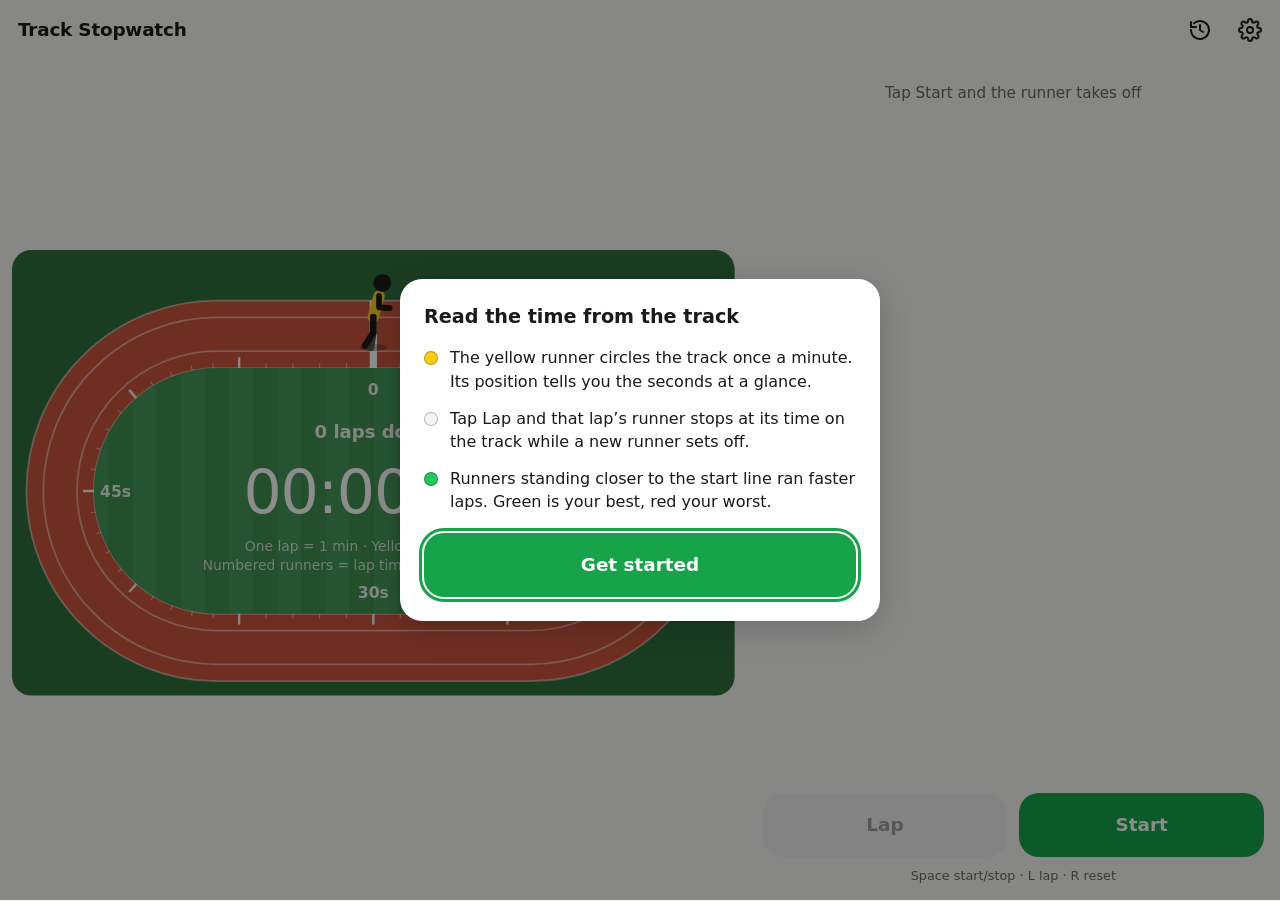
<file: index.html>
<!DOCTYPE html>
<html lang="ko">
<head>
<meta charset="UTF-8">
<meta name="viewport" content="width=device-width, initial-scale=1, viewport-fit=cover">
<meta name="theme-color" id="themeColor" content="#f5f5f4">
<meta name="description" content="선수가 트랙을 달리며 시간을 보여주는 스탑워치. 랩마다 선수가 늘어나 기록을 한눈에 비교할 수 있어요.">
<title>달리는 스탑워치</title>
<link rel="manifest" href="manifest.webmanifest">
<link rel="icon" href="icons/icon.svg" type="image/svg+xml">
<link rel="apple-touch-icon" href="icons/icon-192.png">
<link rel="stylesheet" href="css/app.css">
</head>
<body>
<div class="app">
  <header class="topbar">
    <h1 data-i18n="appTitle">달리는 스탑워치</h1>
    <button class="icon-btn" id="shareBtn" data-i18n-aria="share" aria-label="공유" hidden>
      <svg viewBox="0 0 24 24" aria-hidden="true"><path d="M12 3v12M7 8l5-5 5 5M5 13v6a2 2 0 0 0 2 2h10a2 2 0 0 0 2-2v-6"/></svg>
    </button>
    <button class="icon-btn" id="historyBtn" data-i18n-aria="history" aria-label="기록">
      <svg viewBox="0 0 24 24" aria-hidden="true"><path d="M3 12a9 9 0 1 0 3-6.7M3 4v5h5M12 7v5l3 2"/></svg>
    </button>
    <button class="icon-btn" id="settingsBtn" data-i18n-aria="settings" aria-label="설정">
      <svg viewBox="0 0 24 24" aria-hidden="true"><circle cx="12" cy="12" r="3"/><path d="M19.4 15a1.7 1.7 0 0 0 .3 1.8l.1.1a2 2 0 1 1-2.8 2.8l-.1-.1a1.7 1.7 0 0 0-1.8-.3 1.7 1.7 0 0 0-1 1.5V21a2 2 0 1 1-4 0v-.1a1.7 1.7 0 0 0-1.1-1.5 1.7 1.7 0 0 0-1.8.3l-.1.1a2 2 0 1 1-2.8-2.8l.1-.1a1.7 1.7 0 0 0 .3-1.8 1.7 1.7 0 0 0-1.5-1H3a2 2 0 1 1 0-4h.1a1.7 1.7 0 0 0 1.5-1.1 1.7 1.7 0 0 0-.3-1.8l-.1-.1a2 2 0 1 1 2.8-2.8l.1.1a1.7 1.7 0 0 0 1.8.3H9a1.7 1.7 0 0 0 1-1.5V3a2 2 0 1 1 4 0v.1a1.7 1.7 0 0 0 1 1.5 1.7 1.7 0 0 0 1.8-.3l.1-.1a2 2 0 1 1 2.8 2.8l-.1.1a1.7 1.7 0 0 0-.3 1.8V9a1.7 1.7 0 0 0 1.5 1H21a2 2 0 1 1 0 4h-.1a1.7 1.7 0 0 0-1.5 1z"/></svg>
    </button>
  </header>

  <section class="stage">
    <svg id="track" viewBox="0 -30 600 370" role="img" aria-labelledby="trackDesc">
      <title id="trackDesc" data-i18n="trackDesc"></title>
      <defs>
        <pattern id="grass" width="40" height="340" patternUnits="userSpaceOnUse">
          <rect width="20" height="340" fill="#3f8f4f"/>
          <rect x="20" width="20" height="340" fill="#45985a"/>
        </pattern>
      </defs>
      <rect x="0" y="-30" width="600" height="370" rx="16" fill="#2f6e3d"/>
      <path fill="none" stroke="#c8553d" stroke-width="56"
            d="M300,40 H430 A130,130 0 0 1 430,300 H170 A130,130 0 0 1 170,40 Z"/>
      <g fill="none" stroke="rgba(255,255,255,.45)" stroke-width="1.5">
        <path d="M300,12 H430 A158,158 0 0 1 430,328 H170 A158,158 0 0 1 170,12 Z"/>
        <path d="M300,26 H430 A144,144 0 0 1 430,314 H170 A144,144 0 0 1 170,26 Z"/>
        <path d="M300,54 H430 A116,116 0 0 1 430,286 H170 A116,116 0 0 1 170,54 Z"/>
        <path d="M300,68 H430 A102,102 0 0 1 430,272 H170 A102,102 0 0 1 170,68 Z"/>
      </g>
      <path fill="url(#grass)" d="M300,68 H430 A102,102 0 0 1 430,272 H170 A102,102 0 0 1 170,68 Z"/>
      <path id="progress" fill="none" stroke="#fde047" stroke-width="4" stroke-linecap="round" opacity=".9"
            d="M300,40 H430 A130,130 0 0 1 430,300 H170 A130,130 0 0 1 170,40 Z"/>
      <path id="lane" fill="none" stroke="none"
            d="M300,40 H430 A130,130 0 0 1 430,300 H170 A130,130 0 0 1 170,40 Z"/>
      <rect x="297" y="12" width="6" height="56" fill="#fff"/>
      <g id="ticks" aria-hidden="true"></g>
      <g aria-hidden="true">
        <text class="laps-count" id="lapsCount" x="300" y="126"></text>
        <text class="clock" x="300" y="188"><tspan id="clockMain">00:00</tspan><tspan id="clockCs" class="ms">.00</tspan></text>
        <text class="legend" id="legend1" x="300" y="220"></text>
        <text class="legend" id="legend2" x="300" y="236"></text>
      </g>
      <g id="standing" aria-hidden="true"></g>
      <g id="movers" aria-hidden="true"></g>
    </svg>
  </section>

  <ul class="laps" id="laps" data-i18n-aria="lapsLabel" aria-label="랩 기록"></ul>

  <footer class="controls">
    <div class="btns">
      <button id="leftBtn" class="btn secondary" disabled>랩</button>
      <button id="mainBtn" class="btn primary">출발</button>
    </div>
    <p class="keys-hint" data-i18n="keysHint"></p>
  </footer>
</div>

<div id="toast" class="toast" role="status" hidden>
  <span id="toastMsg"></span>
  <button id="toastAction" class="toast-action" hidden></button>
</div>
<div id="announcer" class="sr-only" aria-live="polite"></div>

<dialog id="settingsDlg" aria-labelledby="settingsTitle">
  <form method="dialog" class="sheet">
    <div class="sheet-head">
      <h2 id="settingsTitle" data-i18n="settings">설정</h2>
      <button class="icon-btn" value="close" data-i18n-aria="close" aria-label="닫기">
        <svg viewBox="0 0 24 24" aria-hidden="true"><path d="M6 6l12 12M18 6 6 18"/></svg>
      </button>
    </div>
    <label class="row">
      <span data-i18n="lapLen"></span>
      <select id="setLapLen">
        <option value="30000"></option>
        <option value="60000"></option>
        <option value="120000"></option>
        <option value="300000"></option>
      </select>
    </label>
    <label class="row">
      <span data-i18n="theme"></span>
      <select id="setTheme">
        <option value="system" data-i18n="themeSystem"></option>
        <option value="light" data-i18n="themeLight"></option>
        <option value="dark" data-i18n="themeDark"></option>
      </select>
    </label>
    <label class="row">
      <span data-i18n="language"></span>
      <select id="setLang">
        <option value="auto" data-i18n="langAuto"></option>
        <option value="ko">한국어</option>
        <option value="en">English</option>
      </select>
    </label>
    <label class="row switch">
      <span><span data-i18n="sound"></span><small data-i18n="soundDesc"></small></span>
      <input type="checkbox" id="setSound" role="switch">
    </label>
    <label class="row switch">
      <span><span data-i18n="vibrate"></span><small data-i18n="vibrateDesc"></small></span>
      <input type="checkbox" id="setVibrate" role="switch">
    </label>
    <label class="row switch">
      <span><span data-i18n="keepAwake"></span><small data-i18n="keepAwakeDesc"></small></span>
      <input type="checkbox" id="setKeepAwake" role="switch">
    </label>
    <p class="about" id="aboutText"></p>
  </form>
</dialog>

<dialog id="historyDlg" aria-labelledby="historyTitle">
  <div class="sheet">
    <div class="sheet-head">
      <h2 id="historyTitle" data-i18n="history">기록</h2>
      <button class="icon-btn" data-close data-i18n-aria="close" aria-label="닫기">
        <svg viewBox="0 0 24 24" aria-hidden="true"><path d="M6 6l12 12M18 6 6 18"/></svg>
      </button>
    </div>
    <div id="historyList" class="history-list"></div>
    <button id="clearHistory" class="text-btn danger" data-i18n="clearAll"></button>
  </div>
</dialog>

<dialog id="onboardDlg" aria-labelledby="onboardTitle">
  <div class="sheet onboard">
    <h2 id="onboardTitle" data-i18n="onboardTitle"></h2>
    <ol>
      <li><span class="ob-dot" style="background:#facc15"></span><span data-i18n="onboard1"></span></li>
      <li><span class="ob-dot" style="background:#f5f5f4"></span><span data-i18n="onboard2"></span></li>
      <li><span class="ob-dot" style="background:#22c55e"></span><span data-i18n="onboard3"></span></li>
    </ol>
    <button class="btn primary" data-close data-i18n="gotIt"></button>
  </div>
</dialog>

<script src="js/core.js"></script>
<script src="js/i18n.js"></script>
<script src="js/track.js"></script>
<script src="js/app.js"></script>
</body>
</html>
</file>
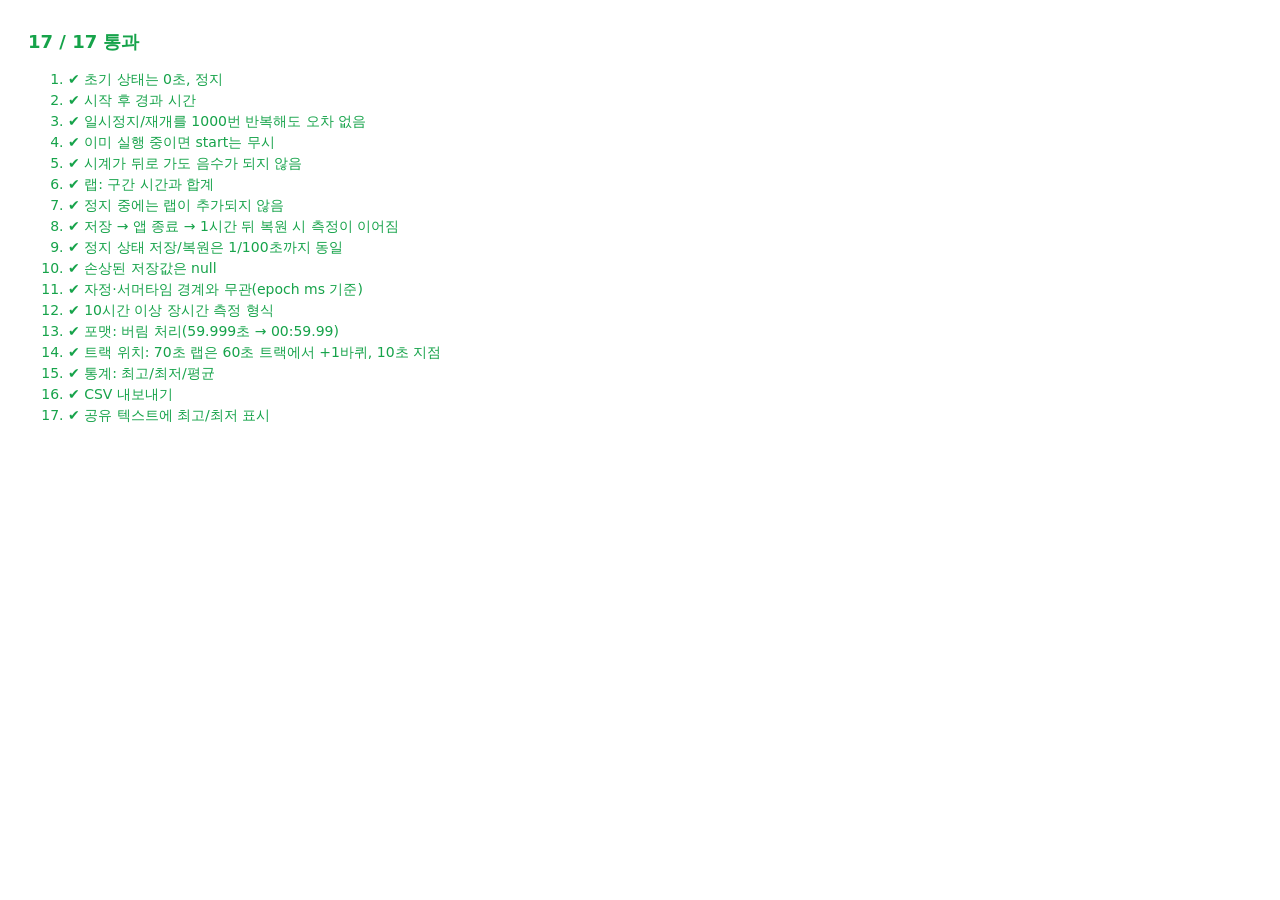
<file: tests/index.html>
<!DOCTYPE html>
<html lang="ko">
<head>
<meta charset="UTF-8">
<title>core.js 테스트</title>
<style>
  body { font: 14px/1.5 system-ui, "Malgun Gothic", sans-serif; padding: 20px; }
  .pass { color: #16a34a; } .fail { color: #dc2626; font-weight: 700; }
  #summary { font-size: 18px; font-weight: 700; margin-bottom: 12px; }
</style>
</head>
<body>
<div id="summary"></div>
<ol id="out"></ol>
<script src="../js/core.js"></script>
<script>
  const C = SWCore;
  const results = [];
  function test(name, fn) {
    try { fn(); results.push([name, true]); }
    catch (e) { results.push([name, false, e.message]); }
  }
  function eq(a, b, msg) {
    const A = JSON.stringify(a), B = JSON.stringify(b);
    if (A !== B) throw new Error((msg || '') + ` 기대값 ${B}, 실제 ${A}`);
  }

  const T0 = Date.UTC(2026, 10, 26, 3, 0, 0);

  test('초기 상태는 0초, 정지', () => {
    const s = C.initial();
    eq(C.elapsed(s, T0), 0);
    eq(C.isPristine(s), true);
  });

  test('시작 후 경과 시간', () => {
    const s = C.start(C.initial(), T0);
    eq(C.elapsed(s, T0 + 1234), 1234);
  });

  test('일시정지/재개를 1000번 반복해도 오차 없음', () => {
    let s = C.initial(), t = T0;
    for (let i = 0; i < 1000; i++) {
      s = C.start(s, t); t += 7;
      s = C.pause(s, t); t += 13;   // 정지 중 시간은 포함되면 안 됨
    }
    eq(C.elapsed(s, t), 7000);
  });

  test('이미 실행 중이면 start는 무시', () => {
    const s = C.start(C.initial(), T0);
    eq(C.start(s, T0 + 500), s);
  });

  test('시계가 뒤로 가도 음수가 되지 않음', () => {
    const s = C.start(C.initial(), T0);
    eq(C.elapsed(s, T0 - 5000), 0);
  });

  test('랩: 구간 시간과 합계', () => {
    let s = C.start(C.initial(), T0);
    s = C.addLap(s, T0 + 12000);
    s = C.addLap(s, T0 + 26000);
    eq(s.laps, [12000, 14000]);
    eq(C.split(s, T0 + 30000), 4000);
    eq(C.lapSum(s), 26000);
  });

  test('정지 중에는 랩이 추가되지 않음', () => {
    let s = C.pause(C.start(C.initial(), T0), T0 + 1000);
    eq(C.addLap(s, T0 + 2000).laps.length, 0);
  });

  test('저장 → 앱 종료 → 1시간 뒤 복원 시 측정이 이어짐', () => {
    let s = C.start(C.initial(), T0);
    s = C.addLap(s, T0 + 5000);
    const saved = C.serialize(s);
    const restored = C.deserialize(saved);
    eq(C.elapsed(restored, T0 + 3600000), 3600000);
    eq(restored.laps, [5000]);
  });

  test('정지 상태 저장/복원은 1/100초까지 동일', () => {
    const s = C.pause(C.start(C.initial(), T0), T0 + 81507);
    const r = C.deserialize(C.serialize(s));
    eq(C.format(C.elapsed(r, T0 + 999999)), '01:21.50');
  });

  test('손상된 저장값은 null', () => {
    eq(C.deserialize('not json'), null);
    eq(C.deserialize('{"v":1}'), null);
    eq(C.deserialize('{"v":1,"running":true,"startedAt":0,"accumulated":0,"laps":[]}'), null);
    eq(C.deserialize('{"v":1,"running":false,"startedAt":0,"accumulated":-5,"laps":[]}'), null);
    eq(C.deserialize('{"v":1,"running":false,"startedAt":0,"accumulated":0,"laps":["a"]}'), null);
    eq(C.deserialize(null), null);
    eq(C.deserialize('{"v":99,"running":false,"startedAt":0,"accumulated":0,"laps":[]}'), null);
  });

  test('자정·서머타임 경계와 무관(epoch ms 기준)', () => {
    const before = Date.UTC(2026, 2, 8, 6, 59, 0);   // 미국 DST 전환 직전
    const s = C.start(C.initial(), before);
    eq(C.elapsed(s, before + 120000), 120000);
    const mid = Date.UTC(2026, 10, 26, 14, 59, 59);  // KST 자정 직전
    eq(C.elapsed(C.start(C.initial(), mid), mid + 2000), 2000);
  });

  test('10시간 이상 장시간 측정 형식', () => {
    const s = C.start(C.initial(), T0);
    eq(C.format(C.elapsed(s, T0 + 10 * 3600000 + 5 * 60000 + 7890)), '10:05:07.89');
    eq(C.formatShort(36125000), '10:02:05');
  });

  test('포맷: 버림 처리(59.999초 → 00:59.99)', () => {
    eq(C.format(59999), '00:59.99');
    eq(C.format(60000), '01:00.00');
    eq(C.format(0), '00:00.00');
    eq(C.format(-10), '00:00.00');
  });

  test('트랙 위치: 70초 랩은 60초 트랙에서 +1바퀴, 10초 지점', () => {
    const p = C.trackPos(70000, 60000);
    eq(p.rev, 1);
    eq(Math.round(p.frac * 600), 100);
  });

  test('통계: 최고/최저/평균', () => {
    eq(C.stats([12000, 14000, 19000, 9000]), { best: 3, worst: 2, avg: 13500 });
    eq(C.stats([10000]), { best: -1, worst: -1, avg: 10000 });
    eq(C.stats([5000, 5000]), { best: -1, worst: -1, avg: 5000 });
    eq(C.stats([]), { best: -1, worst: -1, avg: 0 });
  });

  test('CSV 내보내기', () => {
    const csv = C.toCSV({ total: 30000, laps: [10000, 15000] });
    eq(csv, 'lap,lap_time,total_time,lap_ms,total_ms\r\n1,00:10.00,00:10.00,10000,10000\r\n2,00:15.00,00:25.00,15000,25000\r\ntotal,,00:30.00,,30000\r\n');
  });

  test('공유 텍스트에 최고/최저 표시', () => {
    const txt = C.toText({ total: 30000, laps: [10000, 15000] },
      { title: 'T', date: 'D', total: '전체', lapCount: '랩 2개', avg: '평균', lap: '랩', best: '최고', worst: '최저' });
    if (!txt.includes('▲ 최고') || !txt.includes('▼ 최저')) throw new Error(txt);
  });

  const out = document.getElementById('out');
  let pass = 0;
  for (const [name, ok, msg] of results) {
    if (ok) pass++;
    const li = document.createElement('li');
    li.className = ok ? 'pass' : 'fail';
    li.textContent = (ok ? '✔ ' : '✘ ') + name + (msg ? ' — ' + msg : '');
    out.appendChild(li);
  }
  const sum = document.getElementById('summary');
  sum.textContent = `${pass} / ${results.length} 통과`;
  sum.className = pass === results.length ? 'pass' : 'fail';
  window.TEST_RESULT = { pass, total: results.length, failed: results.filter(r => !r[1]) };
</script>
</body>
</html>
</file>
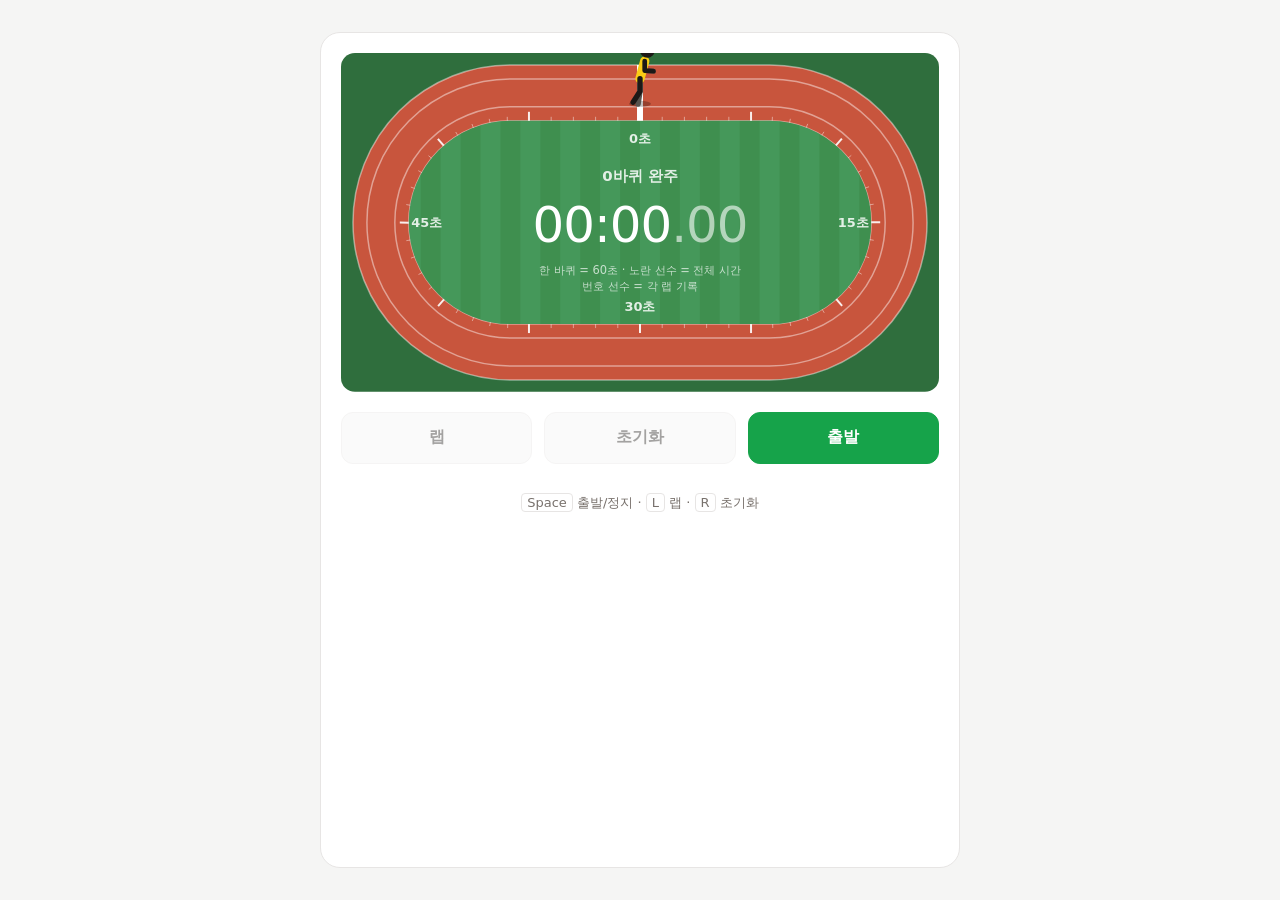
<file: 달리는-스탑워치.html>
<!DOCTYPE html>
<html lang="ko">
<head>
<meta charset="UTF-8">
<meta name="viewport" content="width=device-width, initial-scale=1.0">
<title>달리는 스탑워치</title>
<style>
  :root {
    --bg: #f5f5f4;
    --card: #ffffff;
    --text: #1c1917;
    --muted: #78716c;
    --line: #e7e5e4;
    --accent: #16a34a;
    --danger: #dc2626;
    --best: #16a34a;
    --worst: #dc2626;
  }
  @media (prefers-color-scheme: dark) {
    :root {
      --bg: #0c0a09;
      --card: #1c1917;
      --text: #fafaf9;
      --muted: #a8a29e;
      --line: #292524;
      --accent: #22c55e;
      --danger: #ef4444;
      --best: #4ade80;
      --worst: #f87171;
    }
  }
  * { box-sizing: border-box; }
  body {
    margin: 0;
    min-height: 100vh;
    display: flex;
    justify-content: center;
    padding: 32px 16px;
    background: var(--bg);
    color: var(--text);
    font-family: system-ui, -apple-system, "Segoe UI", "Malgun Gothic", sans-serif;
  }
  .card {
    width: 100%;
    max-width: 640px;
    background: var(--card);
    border: 1px solid var(--line);
    border-radius: 20px;
    padding: 20px 20px 24px;
  }
  svg { display: block; width: 100%; height: auto; }
  .tick-label {
    font-size: 13px;
    font-weight: 700;
    fill: rgba(255,255,255,.85);
    text-anchor: middle;
    dominant-baseline: central;
  }
  .legend {
    font-size: 11.5px;
    fill: rgba(255,255,255,.7);
    text-anchor: middle;
  }
  .clock {
    font-size: 50px;
    font-weight: 300;
    fill: #fff;
    text-anchor: middle;
    font-variant-numeric: tabular-nums;
    letter-spacing: -1px;
  }
  .clock .ms { fill: rgba(255,255,255,.6); }
  .laps-count {
    font-size: 15px;
    font-weight: 600;
    fill: rgba(255,255,255,.85);
    text-anchor: middle;
    transform-box: fill-box;
    transform-origin: center;
  }
  .laps-count.pulse { animation: pulse .6s ease-out; }
  @keyframes pulse {
    0% { transform: scale(1.5); fill: #fde047; }
    100% { transform: scale(1); }
  }
  .runner-label {
    font-size: 11px;
    font-weight: 800;
    fill: #fff;
    text-anchor: middle;
    paint-order: stroke;
    stroke: rgba(0,0,0,.6);
    stroke-width: 3px;
  }
  .runner-pop { animation: pop .35s ease-out; transform-box: fill-box; transform-origin: center bottom; }
  @keyframes pop { from { opacity: 0; transform: translateY(-8px); } }
  .buttons {
    display: flex;
    gap: 12px;
    margin: 20px 0 16px;
  }
  button {
    flex: 1;
    height: 52px;
    border: 1px solid var(--line);
    border-radius: 12px;
    font-size: 16px;
    font-weight: 600;
    font-family: inherit;
    cursor: pointer;
    background: var(--bg);
    color: var(--text);
    transition: opacity .15s;
  }
  button:hover:not(:disabled) { opacity: .85; }
  button:disabled { opacity: .4; cursor: default; }
  #startBtn { background: var(--accent); border-color: var(--accent); color: #fff; }
  #startBtn.running { background: var(--danger); border-color: var(--danger); }
  .laps {
    list-style: none;
    margin: 0;
    padding: 0;
    max-height: 260px;
    overflow-y: auto;
  }
  .laps li {
    display: grid;
    grid-template-columns: 90px 1fr 1fr;
    align-items: center;
    padding: 11px 4px;
    border-top: 1px solid var(--line);
    font-variant-numeric: tabular-nums;
  }
  .laps li span:nth-child(2), .laps li span:nth-child(3) { text-align: right; }
  .laps li span:nth-child(3) { color: var(--muted); }
  .laps li.best span:nth-child(2) { color: var(--best); font-weight: 600; }
  .laps li.worst span:nth-child(2) { color: var(--worst); font-weight: 600; }
  .dot {
    display: inline-block;
    width: 10px; height: 10px;
    border-radius: 50%;
    margin-right: 8px;
    border: 1px solid rgba(0,0,0,.25);
    vertical-align: -1px;
  }
  .hint {
    margin-top: 14px;
    text-align: center;
    font-size: 13px;
    color: var(--muted);
  }
  kbd {
    border: 1px solid var(--line);
    border-radius: 4px;
    padding: 1px 5px;
    font-family: inherit;
  }
</style>
</head>
<body>
  <div class="card">
    <svg viewBox="0 0 600 340" aria-label="트랙 위를 달리는 선수들. 한 바퀴는 60초">
      <defs>
        <pattern id="grass" width="40" height="340" patternUnits="userSpaceOnUse">
          <rect width="20" height="340" fill="#3f8f4f"/>
          <rect x="20" width="20" height="340" fill="#45985a"/>
        </pattern>
      </defs>

      <rect x="0" y="0" width="600" height="340" rx="14" fill="#2f6e3d"/>
      <path fill="none" stroke="#c8553d" stroke-width="56"
            d="M300,40 H430 A130,130 0 0 1 430,300 H170 A130,130 0 0 1 170,40 Z"/>
      <g fill="none" stroke="rgba(255,255,255,.45)" stroke-width="1.5">
        <path d="M300,12 H430 A158,158 0 0 1 430,328 H170 A158,158 0 0 1 170,12 Z"/>
        <path d="M300,26 H430 A144,144 0 0 1 430,314 H170 A144,144 0 0 1 170,26 Z"/>
        <path d="M300,54 H430 A116,116 0 0 1 430,286 H170 A116,116 0 0 1 170,54 Z"/>
        <path d="M300,68 H430 A102,102 0 0 1 430,272 H170 A102,102 0 0 1 170,68 Z"/>
      </g>
      <path fill="url(#grass)" d="M300,68 H430 A102,102 0 0 1 430,272 H170 A102,102 0 0 1 170,68 Z"/>

      <path id="progress" fill="none" stroke="#fde047" stroke-width="4" stroke-linecap="round" opacity=".9"
            d="M300,40 H430 A130,130 0 0 1 430,300 H170 A130,130 0 0 1 170,40 Z"/>
      <path id="lane" fill="none" stroke="none"
            d="M300,40 H430 A130,130 0 0 1 430,300 H170 A130,130 0 0 1 170,40 Z"/>

      <rect x="297" y="12" width="6" height="56" fill="#fff"/>
      <g id="ticks"></g>

      <text class="laps-count" id="lapsCount" x="300" y="128">0바퀴 완주</text>
      <text class="clock" id="clock" x="300" y="190">00:00<tspan class="ms">.00</tspan></text>
      <text class="legend" x="300" y="222">한 바퀴 = 60초 · 노란 선수 = 전체 시간</text>
      <text class="legend" x="300" y="238">번호 선수 = 각 랩 기록</text>

      <g id="standing"></g>
      <g id="movers"></g>
    </svg>

    <div class="buttons">
      <button id="lapBtn" disabled>랩</button>
      <button id="resetBtn" disabled>초기화</button>
      <button id="startBtn">출발</button>
    </div>
    <ul class="laps" id="laps"></ul>
    <div class="hint"><kbd>Space</kbd> 출발/정지 · <kbd>L</kbd> 랩 · <kbd>R</kbd> 초기화</div>
  </div>

<script>
  const $ = id => document.getElementById(id);
  const SVGNS = 'http://www.w3.org/2000/svg';
  const LAP_MS = 60000;     // 트랙 한 바퀴 = 60초
  const STRIDE_HZ = 1.5;    // 초당 걸음 주기

  const COLORS = {
    total: '#facc15',   // 전체 시간 선수
    current: '#f5f5f4', // 지금 달리는 랩 선수
    lap: '#38bdf8',     // 완주한 랩
    best: '#22c55e',
    worst: '#ef4444',
  };

  const lane = $('lane');
  const L = lane.getTotalLength();
  const progress = $('progress');
  progress.style.strokeDasharray = L;

  let running = false, startTime = 0, elapsed = 0, rafId = null;
  let laps = [], lastLapTotal = 0, lastRev = 0;

  function el(tag, attrs, parent) {
    const e = document.createElementNS(SVGNS, tag);
    for (const k in attrs) e.setAttribute(k, attrs[k]);
    if (parent) parent.appendChild(e);
    return e;
  }

  // 트랙 위 지점과 안쪽 방향 법선
  function trackAt(d) {
    d = ((d % L) + L) % L;
    const p = lane.getPointAtLength(d);
    const q = lane.getPointAtLength((d + 2) % L);
    const tx = q.x - p.x, ty = q.y - p.y, n = Math.hypot(tx, ty) || 1;
    return { x: p.x, y: p.y, dx: tx / n, nx: -ty / n, ny: tx / n };
  }

  // ---------- 눈금 ----------
  (function drawTicks() {
    const g = $('ticks');
    for (let s = 1; s < 60; s++) {
      const t = trackAt((s / 60) * L);
      const major = s % 5 === 0;
      const r0 = 28, r1 = major ? 19 : 24;
      el('line', {
        x1: t.x + t.nx * r0, y1: t.y + t.ny * r0,
        x2: t.x + t.nx * r1, y2: t.y + t.ny * r1,
        stroke: 'rgba(255,255,255,' + (major ? .9 : .45) + ')',
        'stroke-width': major ? 2 : 1,
      }, g);
      if (s % 15 === 0) {
        el('text', { class: 'tick-label', x: t.x + t.nx * 46, y: t.y + t.ny * 46 }, g).textContent = s + '초';
      }
    }
    el('text', { class: 'tick-label', x: 300, y: 86 }, g).textContent = '0초';
  })();

  // ---------- 선수 ----------
  function makeRunner(parent, jersey, label, before) {
    const g = el('g', {});
    parent.insertBefore(g, before || null);
    el('ellipse', { cx: 0, cy: 1, rx: 11, ry: 3, fill: 'rgba(0,0,0,.25)' }, g);
    const body = el('g', { 'stroke-linecap': 'round', 'stroke-linejoin': 'round', fill: 'none' }, g);
    const r = { g, body, facing: 1 };
    r.legBack  = el('polyline', { stroke: '#57534e', 'stroke-width': 4 }, body);
    r.armBack  = el('polyline', { stroke: '#57534e', 'stroke-width': 3.5 }, body);
    r.torso    = el('line', { stroke: jersey, 'stroke-width': 7 }, body);
    r.head     = el('circle', { r: 5.5, fill: '#1c1917', stroke: 'none' }, body);
    r.legFront = el('polyline', { stroke: '#1c1917', 'stroke-width': 4 }, body);
    r.armFront = el('polyline', { stroke: '#1c1917', 'stroke-width': 3.5 }, body);
    if (label != null) {
      r.label = el('text', { class: 'runner-label' }, g);
      r.label.textContent = label;
    }
    return r;
  }

  // d: 트랙 위 거리, offset: 바깥(+)/안쪽(-) 레인 이동, s: 크기
  function place(r, d, offset, s, smoothFacing) {
    const t = trackAt(d);
    const x = t.x - t.nx * offset, y = t.y - t.ny * offset + 10;
    if (smoothFacing) {
      if (t.dx > 0.25) r.facing = 1; else if (t.dx < -0.25) r.facing = -1;
    } else {
      r.facing = t.dx >= 0 ? 1 : -1;
    }
    r.g.setAttribute('transform', `translate(${x.toFixed(1)},${y.toFixed(1)})`);
    r.body.setAttribute('transform', `scale(${r.facing * s},${s})`);
    if (r.label) { r.label.setAttribute('x', 0); r.label.setAttribute('y', -46 * s - 6); }
  }

  const pts = a => a.map(p => p[0].toFixed(1) + ',' + p[1].toFixed(1)).join(' ');
  // mode: 'run' | 'idle' | 'cheer'
  function pose(r, phase, mode) {
    const amp = mode === 'run' ? 1 : mode === 'idle' ? 0.35 : 0.1;
    const bob = mode === 'run' ? -Math.abs(Math.cos(phase)) * 2 : 0;
    const hip = [0, -18 + bob], sh = [3.5, -31 + bob], head = [5.5, -39 + bob];
    if (mode === 'cheer') { sh[0] = 1; head[0] = 1.5; }

    const leg = p => {
      const a = Math.sin(p) * 0.85 * amp;
      const b = 0.15 + 1.2 * Math.max(0, Math.cos(p)) * amp;
      const knee = [hip[0] + 9.5 * Math.sin(a), hip[1] + 9.5 * Math.cos(a)];
      const foot = [knee[0] + 9.5 * Math.sin(a - b), knee[1] + 9.5 * Math.cos(a - b)];
      return [hip, knee, foot];
    };
    const arm = (p, side) => {
      if (mode === 'cheer') {           // 두 팔 번쩍
        const a = Math.PI - 0.45 * side;
        const elbow = [sh[0] + 7 * Math.sin(a), sh[1] + 7 * Math.cos(a)];
        const f = Math.PI - 0.15 * side;
        return [sh, elbow, [elbow[0] + 6.5 * Math.sin(f), elbow[1] + 6.5 * Math.cos(f)]];
      }
      const a = -Math.sin(p) * 0.95 * amp;
      const elbow = [sh[0] + 7 * Math.sin(a), sh[1] + 7 * Math.cos(a)];
      const f = a + 1.5;
      return [sh, elbow, [elbow[0] + 6.5 * Math.sin(f), elbow[1] + 6.5 * Math.cos(f)]];
    };
    r.legFront.setAttribute('points', pts(leg(phase)));
    r.legBack.setAttribute('points', pts(leg(phase + Math.PI)));
    r.armFront.setAttribute('points', pts(arm(phase + Math.PI, 1)));
    r.armBack.setAttribute('points', pts(arm(phase, -1)));
    r.torso.setAttribute('x1', hip[0]); r.torso.setAttribute('y1', hip[1]);
    r.torso.setAttribute('x2', sh[0]);  r.torso.setAttribute('y2', sh[1]);
    r.head.setAttribute('cx', head[0]); r.head.setAttribute('cy', head[1]);
  }

  const movers = $('movers'), standing = $('standing');
  const mainRunner = makeRunner(movers, COLORS.total, null);
  let lapRunner = null;   // 지금 진행 중인 랩을 달리는 선수

  // ---------- 시간 ----------
  const now = () => running ? elapsed + (performance.now() - startTime) : elapsed;
  const pad = n => String(n).padStart(2, '0');
  function parts(ms) {
    const cs = Math.floor(ms / 10) % 100;
    const s = Math.floor(ms / 1000) % 60;
    const m = Math.floor(ms / 60000) % 60;
    const h = Math.floor(ms / 3600000);
    return [(h ? h + ':' : '') + pad(m) + ':' + pad(s), pad(cs)];
  }
  const format = ms => { const [a, b] = parts(ms); return a + '.' + b; };
  const toDist = ms => ((ms % LAP_MS) / LAP_MS) * L;

  function render() {
    const t = now();
    const [main, cs] = parts(t);
    $('clock').firstChild.nodeValue = main;
    $('clock').lastChild.textContent = '.' + cs;

    const phase = (t / 1000) * STRIDE_HZ * 2 * Math.PI;
    const mode = running ? 'run' : 'idle';

    place(mainRunner, toDist(t), 0, 1.35, true);
    pose(mainRunner, phase, mode);

    if (lapRunner) {
      const split = t - lastLapTotal;
      place(lapRunner, toDist(split), 16, 1.15, true);
      pose(lapRunner, phase + 1.3, mode);
    }

    progress.style.strokeDashoffset = L * (1 - (t % LAP_MS) / LAP_MS);

    const rev = Math.floor(t / LAP_MS);
    if (rev !== lastRev) {
      const lc = $('lapsCount');
      lc.textContent = rev + '바퀴 완주';
      if (rev > lastRev) { lc.classList.remove('pulse'); void lc.getBBox(); lc.classList.add('pulse'); }
      lastRev = rev;
    }

    const first = $('laps').firstElementChild;
    if (first && first.dataset.current) {
      first.children[1].textContent = format(t - lastLapTotal);
      first.children[2].textContent = format(t);
    }
  }

  function lapColor(i) {
    if (laps.length > 1) {
      if (laps[i] === Math.min(...laps)) return COLORS.best;
      if (laps[i] === Math.max(...laps)) return COLORS.worst;
    }
    return COLORS.lap;
  }

  // 완주한 랩 선수들: 자기 랩 기록 위치에 서서 만세
  function drawStanding(popIndex) {
    standing.innerHTML = '';
    laps.forEach((ms, i) => {
      const r = makeRunner(standing, lapColor(i), i + 1);
      place(r, toDist(ms), i % 2 ? 14 : -14, 1.05, false);
      pose(r, 0, 'cheer');
      if (i === popIndex) r.body.parentNode.classList.add('runner-pop');
    });
  }

  function tick() { render(); rafId = requestAnimationFrame(tick); }

  function renderLaps() {
    const ul = $('laps');
    ul.innerHTML = '';
    const min = laps.length > 1 ? Math.min(...laps) : null;
    const max = laps.length > 1 ? Math.max(...laps) : null;
    const t = now();
    if (laps.length || running) {
      const li = document.createElement('li');
      li.dataset.current = '1';
      const c = laps.length ? COLORS.current : COLORS.total;
      li.innerHTML = `<span><i class="dot" style="background:${c}"></i>랩 ${laps.length + 1}</span><span>${format(t - lastLapTotal)}</span><span>${format(t)}</span>`;
      ul.appendChild(li);
    }
    let total = lastLapTotal;
    for (let i = laps.length - 1; i >= 0; i--) {
      const li = document.createElement('li');
      if (laps[i] === min) li.className = 'best';
      else if (laps[i] === max) li.className = 'worst';
      li.innerHTML = `<span><i class="dot" style="background:${lapColor(i)}"></i>랩 ${i + 1}</span><span>${format(laps[i])}</span><span>${format(total)}</span>`;
      total -= laps[i];
      ul.appendChild(li);
    }
  }

  function updateButtons() {
    $('startBtn').textContent = running ? '정지' : (elapsed > 0 ? '계속' : '출발');
    $('startBtn').classList.toggle('running', running);
    $('lapBtn').disabled = !running;
    $('resetBtn').disabled = running || elapsed === 0;
  }

  function toggle() {
    if (running) {
      elapsed += performance.now() - startTime;
      running = false;
      cancelAnimationFrame(rafId);
      render();
    } else {
      startTime = performance.now();
      running = true;
      if (!$('laps').firstElementChild) renderLaps();
      tick();
    }
    updateButtons();
  }

  function lap() {
    if (!running) return;
    const t = now();
    laps.push(t - lastLapTotal);
    lastLapTotal = t;
    // 새 선수가 출발선에서 다음 랩을 달리기 시작
    if (!lapRunner) lapRunner = makeRunner(movers, COLORS.current, '', mainRunner.g);
    lapRunner.label.textContent = laps.length + 1;
    drawStanding(laps.length - 1);
    renderLaps();
    render();
  }

  function reset() {
    if (running) return;
    elapsed = 0; laps = []; lastLapTotal = 0; lastRev = 0;
    mainRunner.facing = 1;
    if (lapRunner) { lapRunner.g.remove(); lapRunner = null; }
    standing.innerHTML = '';
    $('laps').innerHTML = '';
    $('lapsCount').textContent = '0바퀴 완주';
    render();
    updateButtons();
  }

  [['startBtn', toggle], ['lapBtn', lap], ['resetBtn', reset]].forEach(([id, fn]) =>
    $(id).addEventListener('click', e => { fn(); e.currentTarget.blur(); }));

  document.addEventListener('keydown', e => {
    if (e.repeat) return;
    if (e.code === 'Space') { e.preventDefault(); toggle(); }
    else if (e.key === 'l' || e.key === 'L' || e.key === 'ㅣ') lap();
    else if (e.key === 'r' || e.key === 'R' || e.key === 'ㄱ') reset();
  });

  render();
</script>
</body>
</html>
</file>
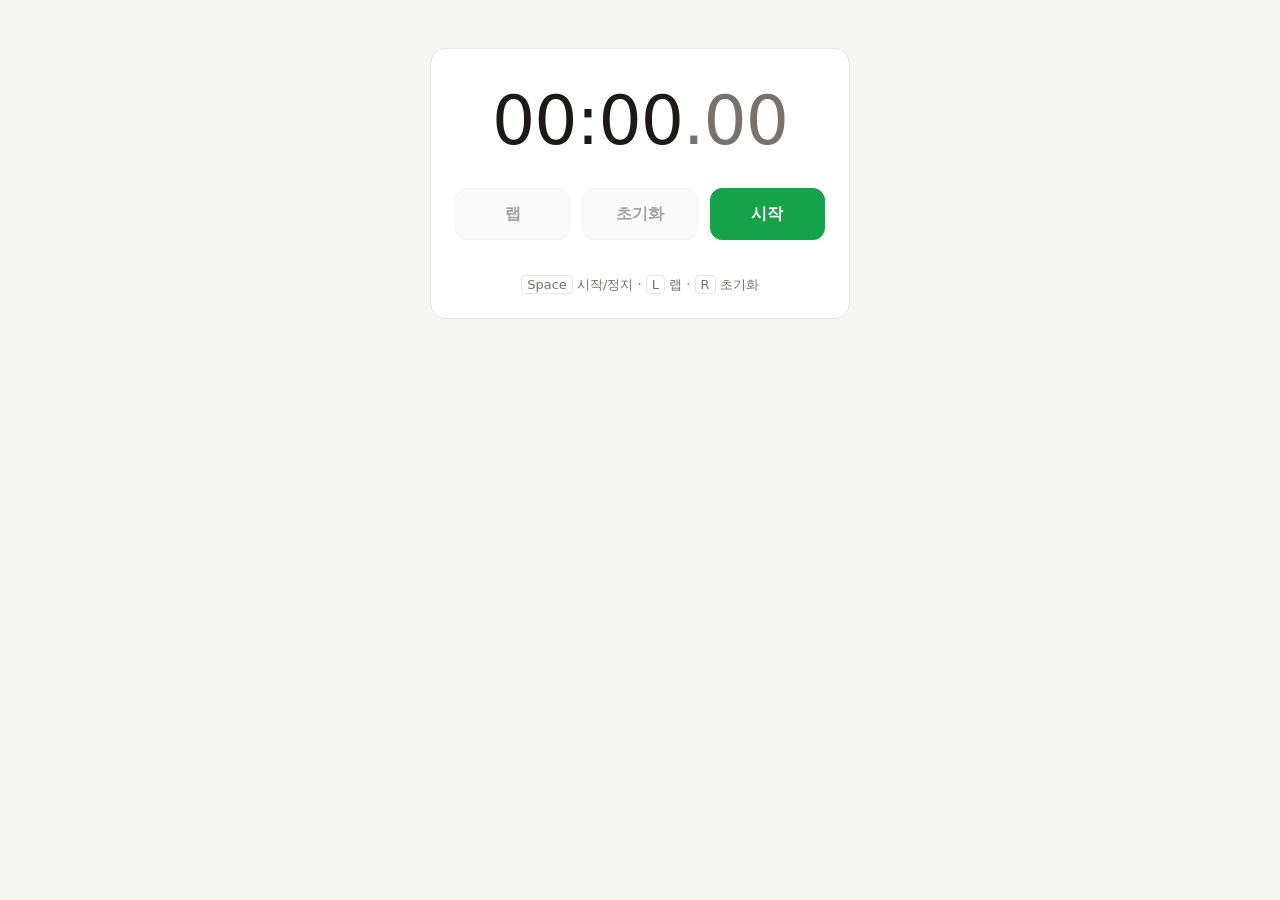
<file: 스탑워치.html>
<!DOCTYPE html>
<html lang="ko">
<head>
<meta charset="UTF-8">
<meta name="viewport" content="width=device-width, initial-scale=1.0">
<title>스탑워치</title>
<style>
  :root {
    --bg: #f5f5f4;
    --card: #ffffff;
    --text: #1c1917;
    --muted: #78716c;
    --line: #e7e5e4;
    --accent: #16a34a;
    --danger: #dc2626;
    --best: #16a34a;
    --worst: #dc2626;
  }
  @media (prefers-color-scheme: dark) {
    :root {
      --bg: #0c0a09;
      --card: #1c1917;
      --text: #fafaf9;
      --muted: #a8a29e;
      --line: #292524;
      --accent: #22c55e;
      --danger: #ef4444;
      --best: #4ade80;
      --worst: #f87171;
    }
  }
  * { box-sizing: border-box; }
  body {
    margin: 0;
    min-height: 100vh;
    display: flex;
    justify-content: center;
    align-items: flex-start;
    padding: 48px 16px;
    background: var(--bg);
    color: var(--text);
    font-family: system-ui, -apple-system, "Segoe UI", "Malgun Gothic", sans-serif;
  }
  .card {
    width: 100%;
    max-width: 420px;
    background: var(--card);
    border: 1px solid var(--line);
    border-radius: 16px;
    padding: 32px 24px 24px;
  }
  .display {
    text-align: center;
    font-size: clamp(48px, 14vw, 68px);
    font-weight: 300;
    font-variant-numeric: tabular-nums;
    letter-spacing: -1px;
    margin-bottom: 28px;
  }
  .display .ms { color: var(--muted); }
  .buttons {
    display: flex;
    gap: 12px;
    margin-bottom: 20px;
  }
  button {
    flex: 1;
    height: 52px;
    border: 1px solid var(--line);
    border-radius: 12px;
    font-size: 16px;
    font-weight: 600;
    cursor: pointer;
    background: var(--bg);
    color: var(--text);
    transition: opacity .15s;
  }
  button:hover:not(:disabled) { opacity: .85; }
  button:disabled { opacity: .4; cursor: default; }
  #startBtn { background: var(--accent); border-color: var(--accent); color: #fff; }
  #startBtn.running { background: var(--danger); border-color: var(--danger); }
  .laps {
    list-style: none;
    margin: 0;
    padding: 0;
    max-height: 340px;
    overflow-y: auto;
  }
  .laps li {
    display: grid;
    grid-template-columns: 70px 1fr 1fr;
    padding: 12px 4px;
    border-top: 1px solid var(--line);
    font-variant-numeric: tabular-nums;
  }
  .laps li span:nth-child(2), .laps li span:nth-child(3) { text-align: right; }
  .laps li span:nth-child(3) { color: var(--muted); }
  .laps li.best span:nth-child(2) { color: var(--best); font-weight: 600; }
  .laps li.worst span:nth-child(2) { color: var(--worst); font-weight: 600; }
  .hint {
    margin-top: 16px;
    text-align: center;
    font-size: 13px;
    color: var(--muted);
  }
  kbd {
    border: 1px solid var(--line);
    border-radius: 4px;
    padding: 1px 5px;
    font-family: inherit;
  }
</style>
</head>
<body>
  <div class="card">
    <div class="display" id="display">00:00<span class="ms">.00</span></div>
    <div class="buttons">
      <button id="lapBtn" disabled>랩</button>
      <button id="resetBtn" disabled>초기화</button>
      <button id="startBtn">시작</button>
    </div>
    <ul class="laps" id="laps"></ul>
    <div class="hint"><kbd>Space</kbd> 시작/정지 · <kbd>L</kbd> 랩 · <kbd>R</kbd> 초기화</div>
  </div>

<script>
  const display = document.getElementById('display');
  const startBtn = document.getElementById('startBtn');
  const lapBtn = document.getElementById('lapBtn');
  const resetBtn = document.getElementById('resetBtn');
  const lapsEl = document.getElementById('laps');

  let running = false;
  let startTime = 0;   // performance.now() at last start
  let elapsed = 0;     // ms accumulated before last start
  let rafId = null;
  let laps = [];       // lap durations (ms)
  let lastLapTotal = 0;

  function now() {
    return running ? elapsed + (performance.now() - startTime) : elapsed;
  }

  function format(ms, html = false) {
    const cs = Math.floor(ms / 10) % 100;
    const s = Math.floor(ms / 1000) % 60;
    const m = Math.floor(ms / 60000) % 60;
    const h = Math.floor(ms / 3600000);
    const pad = n => String(n).padStart(2, '0');
    const main = (h ? h + ':' : '') + pad(m) + ':' + pad(s);
    return html ? `${main}<span class="ms">.${pad(cs)}</span>` : `${main}.${pad(cs)}`;
  }

  function render() {
    display.innerHTML = format(now(), true);
    const first = lapsEl.firstElementChild;
    if (running && first && first.dataset.current) {
      first.children[1].textContent = format(now() - lastLapTotal);
      first.children[2].textContent = format(now());
    }
  }

  function tick() {
    render();
    rafId = requestAnimationFrame(tick);
  }

  function renderLaps() {
    lapsEl.innerHTML = '';
    const min = laps.length > 1 ? Math.min(...laps) : null;
    const max = laps.length > 1 ? Math.max(...laps) : null;

    if (laps.length || running) {
      const li = document.createElement('li');
      li.dataset.current = '1';
      li.innerHTML = `<span>랩 ${laps.length + 1}</span><span>${format(now() - lastLapTotal)}</span><span>${format(now())}</span>`;
      lapsEl.appendChild(li);
    }

    let total = lastLapTotal;
    for (let i = laps.length - 1; i >= 0; i--) {
      const li = document.createElement('li');
      if (laps[i] === min) li.className = 'best';
      else if (laps[i] === max) li.className = 'worst';
      li.innerHTML = `<span>랩 ${i + 1}</span><span>${format(laps[i])}</span><span>${format(total)}</span>`;
      total -= laps[i];
      lapsEl.appendChild(li);
    }
  }

  function updateButtons() {
    startBtn.textContent = running ? '정지' : (elapsed > 0 ? '계속' : '시작');
    startBtn.classList.toggle('running', running);
    lapBtn.disabled = !running;
    resetBtn.disabled = running || elapsed === 0;
  }

  function toggle() {
    if (running) {
      elapsed += performance.now() - startTime;
      running = false;
      cancelAnimationFrame(rafId);
      render();
    } else {
      startTime = performance.now();
      running = true;
      if (!lapsEl.firstElementChild) renderLaps();
      tick();
    }
    updateButtons();
  }

  function lap() {
    if (!running) return;
    const t = now();
    laps.push(t - lastLapTotal);
    lastLapTotal = t;
    renderLaps();
  }

  function reset() {
    if (running) return;
    elapsed = 0;
    laps = [];
    lastLapTotal = 0;
    lapsEl.innerHTML = '';
    render();
    updateButtons();
  }

  startBtn.addEventListener('click', toggle);
  lapBtn.addEventListener('click', lap);
  resetBtn.addEventListener('click', reset);

  document.addEventListener('keydown', e => {
    if (e.repeat) return;
    if (e.code === 'Space') { e.preventDefault(); toggle(); }
    else if (e.key === 'l' || e.key === 'L' || e.key === 'ㅣ') lap();
    else if (e.key === 'r' || e.key === 'R' || e.key === 'ㄱ') reset();
  });
</script>
</body>
</html>
</file>
<file: css/app.css>
:root {
  --bg: #f5f5f4;
  --surface: #ffffff;
  --text: #1c1917;
  --muted: #6b6460;
  --line: #e7e5e4;
  --primary: #16a34a;
  --primary-text: #ffffff;
  --danger: #dc2626;
  --best: #15803d;
  --worst: #b91c1c;
  --secondary-bg: #e7e5e4;
  --shadow: 0 8px 32px rgba(0, 0, 0, .18);
  color-scheme: light;
}
:root[data-theme="dark"] {
  --bg: #0c0a09;
  --surface: #1c1917;
  --text: #fafaf9;
  --muted: #a8a29e;
  --line: #292524;
  --primary: #22c55e;
  --primary-text: #052e16;
  --danger: #ef4444;
  --best: #4ade80;
  --worst: #f87171;
  --secondary-bg: #292524;
  --shadow: 0 8px 32px rgba(0, 0, 0, .6);
  color-scheme: dark;
}
@media (prefers-color-scheme: dark) {
  :root:not([data-theme="light"]) {
    --bg: #0c0a09;
    --surface: #1c1917;
    --text: #fafaf9;
    --muted: #a8a29e;
    --line: #292524;
    --primary: #22c55e;
    --primary-text: #052e16;
    --danger: #ef4444;
    --best: #4ade80;
    --worst: #f87171;
    --secondary-bg: #292524;
    --shadow: 0 8px 32px rgba(0, 0, 0, .6);
    color-scheme: dark;
  }
}

* { box-sizing: border-box; }
html, body { height: 100%; }
body {
  margin: 0;
  background: var(--bg);
  color: var(--text);
  font: 16px/1.45 system-ui, -apple-system, "Segoe UI", "Malgun Gothic", "Apple SD Gothic Neo", sans-serif;
  -webkit-tap-highlight-color: transparent;
  overscroll-behavior: none;
}
button, select, input { font: inherit; color: inherit; }
button { cursor: pointer; }
:focus-visible { outline: 3px solid var(--primary); outline-offset: 2px; }

.sr-only {
  position: absolute; width: 1px; height: 1px; overflow: hidden;
  clip: rect(0 0 0 0); white-space: nowrap;
}

/* ---------- 레이아웃 ---------- */
.app {
  height: 100vh;
  height: 100dvh;
  max-width: 640px;
  margin: 0 auto;
  display: flex;
  flex-direction: column;
  padding: env(safe-area-inset-top) env(safe-area-inset-right) 0 env(safe-area-inset-left);
}
.topbar {
  display: flex;
  align-items: center;
  gap: 2px;
  padding: 6px 6px 4px 18px;
  flex: none;
}
.topbar h1 { flex: 1; margin: 0; font-size: 1.15rem; font-weight: 700; letter-spacing: -.2px; }
.icon-btn {
  width: 48px; height: 48px;
  display: inline-grid; place-items: center;
  border: 0; border-radius: 50%;
  background: transparent;
}
.icon-btn:hover { background: var(--secondary-bg); }
.icon-btn svg {
  width: 24px; height: 24px;
  fill: none; stroke: currentColor; stroke-width: 2; stroke-linecap: round; stroke-linejoin: round;
}
.icon-btn[hidden] { display: none; }

.stage { flex: none; padding: 0 12px; }
.stage svg { display: block; width: 100%; height: auto; max-height: 46vh; max-height: 46dvh; }

.laps {
  flex: 1;
  min-height: 0;
  overflow-y: auto;
  list-style: none;
  margin: 10px 12px 0;
  padding: 0 4px;
  font-size: 1rem;
}
.laps li {
  display: grid;
  grid-template-columns: minmax(0, 1.3fr) 1fr 1fr;
  align-items: center;
  min-height: 48px;
  padding: 6px 4px;
  border-top: 1px solid var(--line);
  font-variant-numeric: tabular-nums;
}
.laps li:first-child { border-top: 0; }
.laps .split, .laps .total { text-align: right; }
.laps .total { color: var(--muted); }
.laps .name { display: flex; align-items: center; gap: 8px; min-width: 0; }
.laps li.best .split { color: var(--best); font-weight: 700; }
.laps li.worst .split { color: var(--worst); font-weight: 700; }
.laps li.empty {
  display: block; text-align: center; color: var(--muted);
  border: 0; padding: 24px 8px; font-size: .95rem;
}
.dot {
  flex: none;
  width: 12px; height: 12px; border-radius: 50%;
  border: 1px solid rgba(0, 0, 0, .25);
}
.tag {
  font-size: .72rem; font-weight: 700;
  padding: 1px 6px; border-radius: 99px;
  white-space: nowrap;
}
.tag.best { color: var(--best); border: 1px solid currentColor; }
.tag.worst { color: var(--worst); border: 1px solid currentColor; }

.controls {
  flex: none;
  padding: 12px 16px calc(14px + env(safe-area-inset-bottom));
}
.btns { display: flex; gap: 12px; }
.btn {
  flex: 1;
  min-height: 64px;
  border: 0;
  border-radius: 20px;
  font-size: 1.15rem;
  font-weight: 700;
  transition: transform .08s, opacity .15s, background-color .15s;
  touch-action: manipulation;
}
.btn:active:not(:disabled) { transform: scale(.97); }
.btn:disabled { opacity: .4; cursor: default; }
.btn.primary { background: var(--primary); color: var(--primary-text); }
.btn.primary.running { background: var(--danger); color: #fff; }
.btn.secondary { background: var(--secondary-bg); color: var(--text); }
.keys-hint { margin: 10px 0 0; text-align: center; font-size: .8rem; color: var(--muted); }
@media (hover: none) { .keys-hint { display: none; } }

/* 가로 화면 / 넓은 화면: 트랙 왼쪽, 기록·버튼 오른쪽 */
@media (orientation: landscape) and (max-height: 560px), (orientation: landscape) and (min-width: 960px) {
  .app {
    max-width: 1280px;
    display: grid;
    grid-template-columns: minmax(0, 1.4fr) minmax(300px, 1fr);
    grid-template-rows: auto minmax(0, 1fr) auto;
    padding-bottom: 0;
  }
  .topbar { grid-column: 1 / -1; }
  .stage { grid-column: 1; grid-row: 2 / 4; display: flex; align-items: center; padding-bottom: calc(12px + env(safe-area-inset-bottom)); }
  .stage svg { max-height: none; max-height: calc(100dvh - 80px); }
  .laps { grid-column: 2; grid-row: 2; margin-top: 0; }
  .controls { grid-column: 2; grid-row: 3; }
}

/* ---------- 트랙 SVG 텍스트 ---------- */
.tick-label {
  font-size: 13px; font-weight: 700;
  fill: rgba(255, 255, 255, .88);
  text-anchor: middle; dominant-baseline: central;
}
.legend { font-size: 11.5px; fill: rgba(255, 255, 255, .75); text-anchor: middle; }
.clock {
  font-size: 50px; font-weight: 300; fill: #fff;
  text-anchor: middle; font-variant-numeric: tabular-nums; letter-spacing: -1px;
}
.clock .ms { fill: rgba(255, 255, 255, .65); }
.laps-count {
  font-size: 15px; font-weight: 700; fill: rgba(255, 255, 255, .9);
  text-anchor: middle; transform-box: fill-box; transform-origin: center;
}
.laps-count.pulse { animation: pulse .7s ease-out; }
@keyframes pulse {
  0% { transform: scale(1.5); fill: #fde047; }
  100% { transform: scale(1); }
}
.runner-label {
  font-size: 11px; font-weight: 800; fill: #fff; text-anchor: middle;
  paint-order: stroke; stroke: rgba(0, 0, 0, .65); stroke-width: 3px;
}
.runner-rev { font-size: 9px; fill: #fde047; }
.runner-pop { animation: pop .4s ease-out; }
@keyframes pop { from { opacity: 0; transform: translateY(-10px); } }

/* ---------- 토스트 ---------- */
.toast {
  position: fixed;
  left: 50%;
  bottom: calc(110px + env(safe-area-inset-bottom));
  transform: translateX(-50%);
  width: max-content;
  max-width: calc(100% - 32px);
  display: flex; align-items: center; gap: 12px;
  padding: 10px 10px 10px 18px;
  border-radius: 14px;
  background: #292524; color: #fafaf9;
  box-shadow: var(--shadow);
  z-index: 10;
  animation: toast-in .2s ease-out;
}
.toast[hidden] { display: none; }
@keyframes toast-in { from { opacity: 0; transform: translate(-50%, 10px); } }
.toast-action {
  min-height: 40px; padding: 0 12px;
  border: 0; border-radius: 10px;
  background: transparent; color: #fde047; font-weight: 700;
}
.toast-action[hidden] { display: none; }

/* ---------- 대화상자 ---------- */
dialog {
  width: min(480px, calc(100% - 24px));
  max-height: min(86dvh, 720px);
  padding: 0;
  border: 0;
  border-radius: 22px;
  background: var(--surface);
  color: var(--text);
  box-shadow: var(--shadow);
}
dialog::backdrop { background: rgba(0, 0, 0, .45); }
dialog[open] { animation: dlg-in .18s ease-out; }
@keyframes dlg-in { from { opacity: 0; transform: translateY(12px); } }
.sheet { padding: 8px 20px 20px; }
.sheet-head { display: flex; align-items: center; justify-content: space-between; margin: 0 -8px 4px 0; }
.sheet-head h2, .onboard h2 { margin: 0; font-size: 1.2rem; }
.row {
  display: flex; align-items: center; justify-content: space-between; gap: 16px;
  min-height: 56px;
  border-top: 1px solid var(--line);
}
.row > span { display: flex; flex-direction: column; }
.row small { color: var(--muted); font-size: .8rem; }
.row select {
  min-height: 44px; padding: 0 10px;
  border: 1px solid var(--line); border-radius: 10px;
  background: var(--bg);
}
.switch input {
  appearance: none; -webkit-appearance: none;
  flex: none;
  width: 52px; height: 32px;
  border-radius: 99px;
  background: var(--secondary-bg);
  border: 1px solid var(--line);
  position: relative;
  cursor: pointer;
  transition: background-color .15s;
}
.switch input::after {
  content: ''; position: absolute; top: 3px; left: 3px;
  width: 24px; height: 24px; border-radius: 50%;
  background: #fff; box-shadow: 0 1px 3px rgba(0, 0, 0, .3);
  transition: transform .15s;
}
.switch input:checked { background: var(--primary); border-color: var(--primary); }
.switch input:checked::after { transform: translateX(20px); }
.about { margin: 12px 0 0; font-size: .8rem; color: var(--muted); }

.history-list { display: flex; flex-direction: column; gap: 8px; margin: 4px 0 12px; }
.history-list .empty { white-space: pre-line; text-align: center; color: var(--muted); padding: 28px 0; margin: 0; }
.session { border: 1px solid var(--line); border-radius: 14px; overflow: hidden; }
.session summary {
  display: grid; grid-template-columns: 1fr auto; gap: 2px 12px;
  padding: 12px 14px; cursor: pointer; list-style: none;
  font-variant-numeric: tabular-nums;
}
.session summary::-webkit-details-marker { display: none; }
.s-date { color: var(--muted); font-size: .85rem; }
.s-total { grid-row: 1 / 3; grid-column: 2; align-self: center; font-size: 1.2rem; font-weight: 600; }
.s-laps { font-size: .85rem; }
.s-body { padding: 0 14px 12px; }
.s-body ol { list-style: none; margin: 0 0 8px; padding: 0; font-variant-numeric: tabular-nums; font-size: .92rem; }
.s-body li { display: grid; grid-template-columns: 1fr 1fr 1fr; padding: 6px 0; border-top: 1px solid var(--line); }
.s-body li span:not(:first-child) { text-align: right; }
.s-body li.best span:nth-child(2) { color: var(--best); font-weight: 700; }
.s-body li.worst span:nth-child(2) { color: var(--worst); font-weight: 700; }
.s-actions { display: flex; gap: 8px; flex-wrap: wrap; }
.text-btn {
  min-height: 44px; padding: 0 14px;
  border: 1px solid var(--line); border-radius: 12px;
  background: transparent; font-weight: 600;
}
.text-btn.danger { color: var(--danger); }
.text-btn[hidden] { display: none; }
#clearHistory { width: 100%; }

.onboard { padding: 24px; }
.onboard ol { list-style: none; padding: 0; margin: 16px 0 20px; display: flex; flex-direction: column; gap: 14px; }
.onboard li { display: flex; gap: 12px; align-items: flex-start; }
.ob-dot { flex: none; width: 14px; height: 14px; margin-top: 5px; border-radius: 50%; border: 1px solid rgba(0, 0, 0, .25); }
.onboard .btn { width: 100%; }

@media (prefers-reduced-motion: reduce) {
  *, *::before, *::after { animation: none !important; transition: none !important; }
}
</file>
